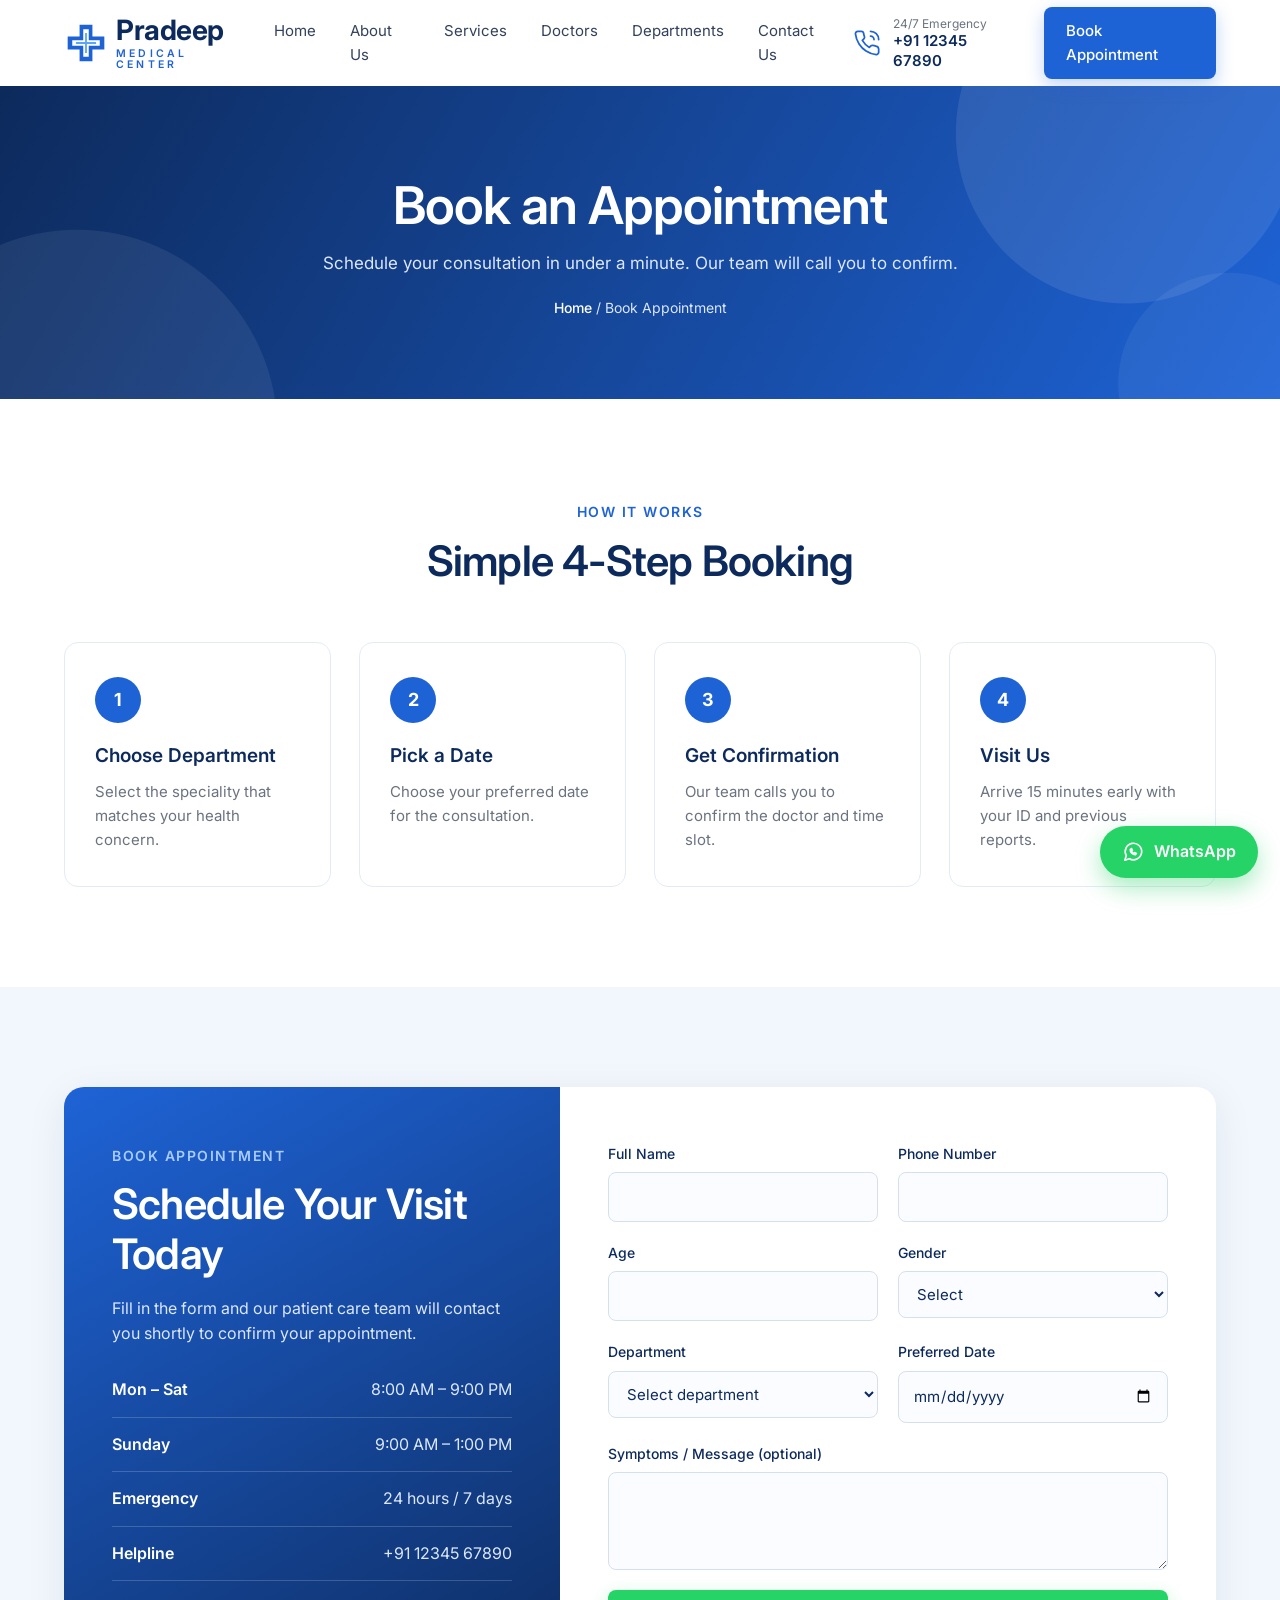
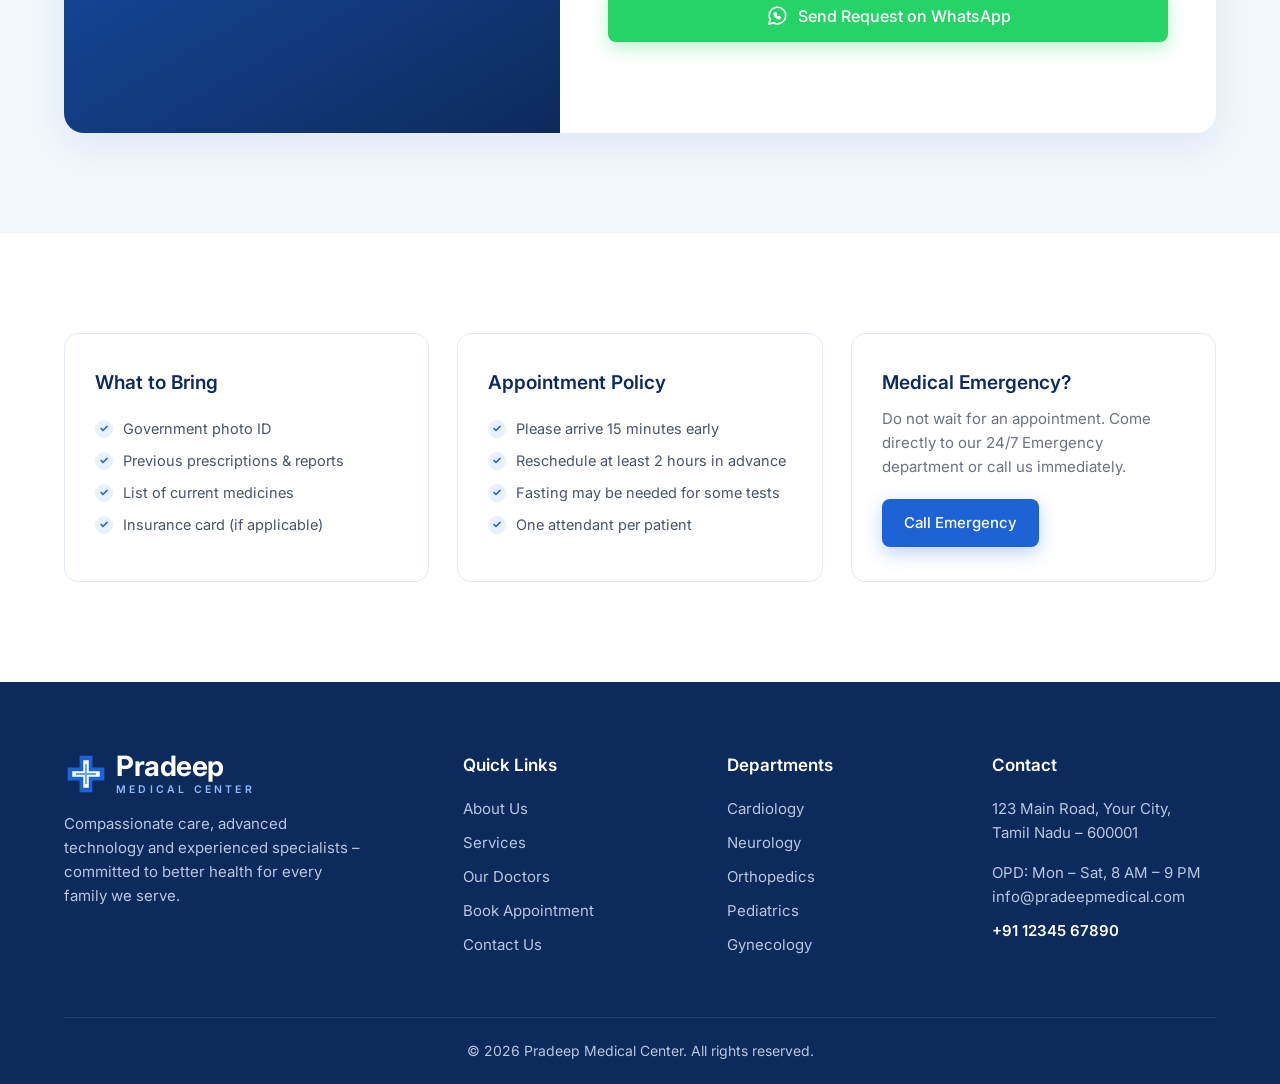
<file: appointment.html>
<!DOCTYPE html>
<html lang="en">
<head>
  <meta charset="UTF-8" />
  <meta name="viewport" content="width=device-width, initial-scale=1.0" />
  <title>Book Appointment | Pradeep Medical Center</title>
  <meta name="description" content="Book a doctor's appointment at Pradeep Medical Center online in a few simple steps." />
  <link rel="preconnect" href="https://fonts.googleapis.com" />
  <link rel="preconnect" href="https://fonts.gstatic.com" crossorigin />
  <link href="https://fonts.googleapis.com/css2?family=Inter:wght@400;500;600;700;800&display=swap" rel="stylesheet" />
  <link rel="stylesheet" href="styles.css" />
  <script>document.documentElement.classList.add('js')</script>
</head>
<body>

  <header class="header" id="header">
    <div class="container nav-wrap">
      <a href="index.html" class="logo" aria-label="Pradeep Medical Center home">
        <svg class="logo-icon" viewBox="0 0 48 48" aria-hidden="true">
          <path d="M17 4h14v13h13v14H31v13H17V31H4V17h13z" fill="#1e63d6"/>
          <path d="M21 9h6v12h12v6H27v12h-6V27H9v-6h12z" fill="#fff"/>
          <path d="M23 13h2v10h10v2H25v10h-2V25H13v-2h10z" fill="#5aa7f5"/>
        </svg>
        <span class="logo-text"><strong>Pradeep</strong><small>MEDICAL CENTER</small></span>
      </a>

      <nav class="nav" id="nav" aria-label="Main">
        <a href="index.html">Home</a>
        <a href="about.html">About Us</a>
        <a href="services.html">Services</a>
        <a href="doctors.html">Doctors</a>
        <a href="departments.html">Departments</a>
        <a href="contact.html">Contact Us</a>
        <a href="appointment.html" class="nav-cta">Book Appointment →</a>
      </nav>

      <div class="header-right">
        <a href="tel:+911234567890" class="emergency">
          <svg viewBox="0 0 24 24" aria-hidden="true"><path d="M22 16.9v3a2 2 0 0 1-2.2 2 19.8 19.8 0 0 1-8.6-3.1 19.5 19.5 0 0 1-6-6A19.8 19.8 0 0 1 2.1 4.2 2 2 0 0 1 4.1 2h3a2 2 0 0 1 2 1.7c.1.9.4 1.8.7 2.7a2 2 0 0 1-.5 2.1L8 9.8a16 16 0 0 0 6 6l1.3-1.3a2 2 0 0 1 2.1-.4c.9.3 1.8.6 2.7.7a2 2 0 0 1 1.7 2z"/><path d="M15 2a7 7 0 0 1 7 7M15 6a3 3 0 0 1 3 3"/></svg>
          <span><small>24/7 Emergency</small><b>+91 12345 67890</b></span>
        </a>
        <a href="appointment.html" class="btn btn-primary">Book Appointment</a>
        <button class="menu-toggle" id="menuToggle" aria-label="Open menu" aria-expanded="false" aria-controls="nav">
          <span></span><span></span><span></span>
        </button>
      </div>
    </div>
  </header>

  <main>
    <section class="page-banner">
      <div class="container">
        <h1>Book an Appointment</h1>
        <p>Schedule your consultation in under a minute. Our team will call you to confirm.</p>
        <div class="breadcrumb"><a href="index.html">Home</a> / Book Appointment</div>
      </div>
    </section>

    <!-- Steps -->
    <section class="section">
      <div class="container">
        <div class="section-head">
          <span class="eyebrow">How It Works</span>
          <h2>Simple 4-Step Booking</h2>
        </div>
        <div class="grid grid-4">
          <div class="card"><div class="step-num">1</div><h3>Choose Department</h3><p>Select the speciality that matches your health concern.</p></div>
          <div class="card"><div class="step-num">2</div><h3>Pick a Date</h3><p>Choose your preferred date for the consultation.</p></div>
          <div class="card"><div class="step-num">3</div><h3>Get Confirmation</h3><p>Our team calls you to confirm the doctor and time slot.</p></div>
          <div class="card"><div class="step-num">4</div><h3>Visit Us</h3><p>Arrive 15 minutes early with your ID and previous reports.</p></div>
        </div>
      </div>
    </section>

    <!-- Form -->
    <section class="section section-alt">
      <div class="container appt">
        <div class="appt-info">
          <span class="eyebrow light">Book Appointment</span>
          <h2>Schedule Your Visit Today</h2>
          <p>Fill in the form and our patient care team will contact you shortly to confirm your appointment.</p>
          <ul>
            <li><b>Mon – Sat</b><span>8:00 AM – 9:00 PM</span></li>
            <li><b>Sunday</b><span>9:00 AM – 1:00 PM</span></li>
            <li><b>Emergency</b><span>24 hours / 7 days</span></li>
            <li><b>Helpline</b><span><a href="tel:+911234567890">+91 12345 67890</a></span></li>
          </ul>
        </div>
        <form class="appt-form" data-wa="911234567890" data-wa-title="Appointment Request" data-success="Thank you, {name}! Please press Send in WhatsApp – we will confirm your appointment shortly.">
          <div class="field"><label for="name">Full Name</label><input id="name" name="name" required autocomplete="name" /></div>
          <div class="field"><label for="phone">Phone Number</label><input id="phone" name="phone" type="tel" required pattern="[0-9+\s\-]{8,15}" autocomplete="tel" /></div>
          <div class="field"><label for="age">Age</label><input id="age" name="age" type="number" min="0" max="120" required /></div>
          <div class="field"><label for="gender">Gender</label>
            <select id="gender" name="gender" required>
              <option value="">Select</option><option>Male</option><option>Female</option><option>Other</option>
            </select>
          </div>
          <div class="field"><label for="dept">Department</label>
            <select id="dept" name="dept" required>
              <option value="">Select department</option>
              <option>General Medicine</option><option>Cardiology</option><option>Neurology</option><option>Orthopedics</option>
              <option>Pediatrics</option><option>Gynecology</option><option>Ophthalmology</option><option>Dental Care</option>
            </select>
          </div>
          <div class="field"><label for="date">Preferred Date</label><input id="date" name="date" type="date" required /></div>
          <div class="field full"><label for="msg">Symptoms / Message (optional)</label><textarea id="msg" name="msg" rows="3"></textarea></div>
          <button type="submit" class="btn btn-wa btn-lg full">
            <svg viewBox="0 0 24 24" aria-hidden="true"><path d="M3 21l1.7-5A9 9 0 1 1 8 19.3z"/><path d="M9 9.5c0 3 2.5 5.5 5.5 5.5l1.2-1.4-2-1-1 1c-1-.4-1.9-1.3-2.3-2.3l1-1-1-2z"/></svg>
            Send Request on WhatsApp
          </button>
          <p class="form-note" role="status"></p>
        </form>
      </div>
    </section>

    <!-- Before your visit -->
    <section class="section">
      <div class="container grid grid-3">
        <article class="card">
          <h3>What to Bring</h3>
          <ul class="checklist sm">
            <li>Government photo ID</li>
            <li>Previous prescriptions &amp; reports</li>
            <li>List of current medicines</li>
            <li>Insurance card (if applicable)</li>
          </ul>
        </article>
        <article class="card">
          <h3>Appointment Policy</h3>
          <ul class="checklist sm">
            <li>Please arrive 15 minutes early</li>
            <li>Reschedule at least 2 hours in advance</li>
            <li>Fasting may be needed for some tests</li>
            <li>One attendant per patient</li>
          </ul>
        </article>
        <article class="card">
          <h3>Medical Emergency?</h3>
          <p>Do not wait for an appointment. Come directly to our 24/7 Emergency department or call us immediately.</p>
          <a href="tel:+911234567890" class="btn btn-primary mt" style="margin-top:20px">Call Emergency</a>
        </article>
      </div>
    </section>
  </main>

  <footer class="footer">
    <div class="container footer-grid">
      <div>
        <a href="index.html" class="logo logo-light">
          <svg class="logo-icon" viewBox="0 0 48 48" aria-hidden="true">
            <path d="M17 4h14v13h13v14H31v13H17V31H4V17h13z" fill="#1e63d6"/>
            <path d="M21 9h6v12h12v6H27v12h-6V27H9v-6h12z" fill="#fff"/>
            <path d="M23 13h2v10h10v2H25v10h-2V25H13v-2h10z" fill="#5aa7f5"/>
          </svg>
          <span class="logo-text"><strong>Pradeep</strong><small>MEDICAL CENTER</small></span>
        </a>
        <p>Compassionate care, advanced technology and experienced specialists – committed to better health for every family we serve.</p>
      </div>
      <div>
        <h4>Quick Links</h4>
        <a href="about.html">About Us</a>
        <a href="services.html">Services</a>
        <a href="doctors.html">Our Doctors</a>
        <a href="appointment.html">Book Appointment</a>
        <a href="contact.html">Contact Us</a>
      </div>
      <div>
        <h4>Departments</h4>
        <a href="departments.html#cardiology">Cardiology</a>
        <a href="departments.html#neurology">Neurology</a>
        <a href="departments.html#orthopedics">Orthopedics</a>
        <a href="departments.html#pediatrics">Pediatrics</a>
        <a href="departments.html#gynecology">Gynecology</a>
      </div>
      <div>
        <h4>Contact</h4>
        <p>123 Main Road, Your City,<br />Tamil Nadu – 600001</p>
        <p>OPD: Mon – Sat, 8 AM – 9 PM</p>
        <a href="mailto:info@pradeepmedical.com">info@pradeepmedical.com</a>
        <a href="tel:+911234567890" class="footer-phone">+91 12345 67890</a>
      </div>
    </div>
    <div class="container copyright">© <span id="year"></span> Pradeep Medical Center. All rights reserved.</div>
  </footer>

  <!-- shortcut: placeholder WhatsApp number 911234567890; replace everywhere (also data-wa on forms) -->
  <a href="https://wa.me/911234567890" class="wa-float" target="_blank" rel="noopener" aria-label="Chat on WhatsApp">
    <svg viewBox="0 0 24 24" aria-hidden="true"><path d="M3 21l1.7-5A9 9 0 1 1 8 19.3z"/><path d="M9 9.5c0 3 2.5 5.5 5.5 5.5l1.2-1.4-2-1-1 1c-1-.4-1.9-1.3-2.3-2.3l1-1-1-2z"/></svg>
    <span>WhatsApp</span>
  </a>

  <script src="script.js"></script>
</body>
</html>
</file>
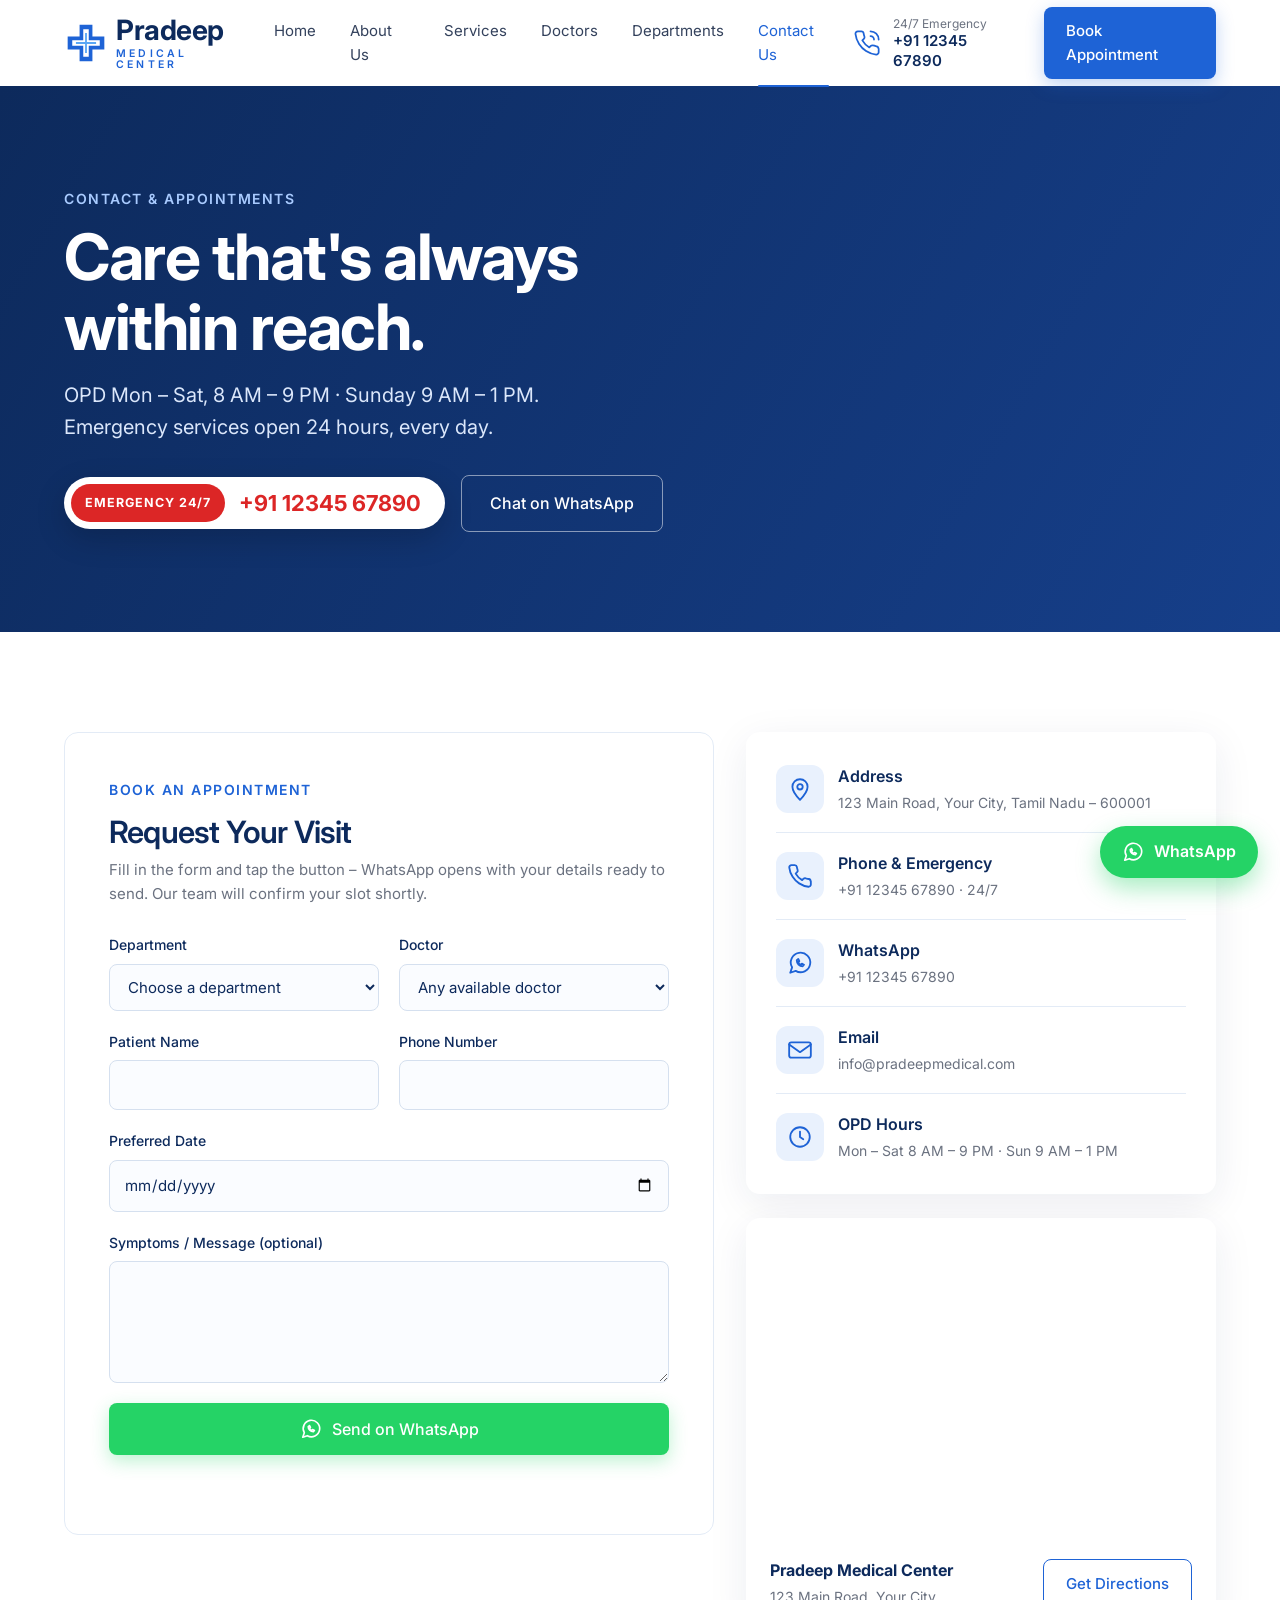
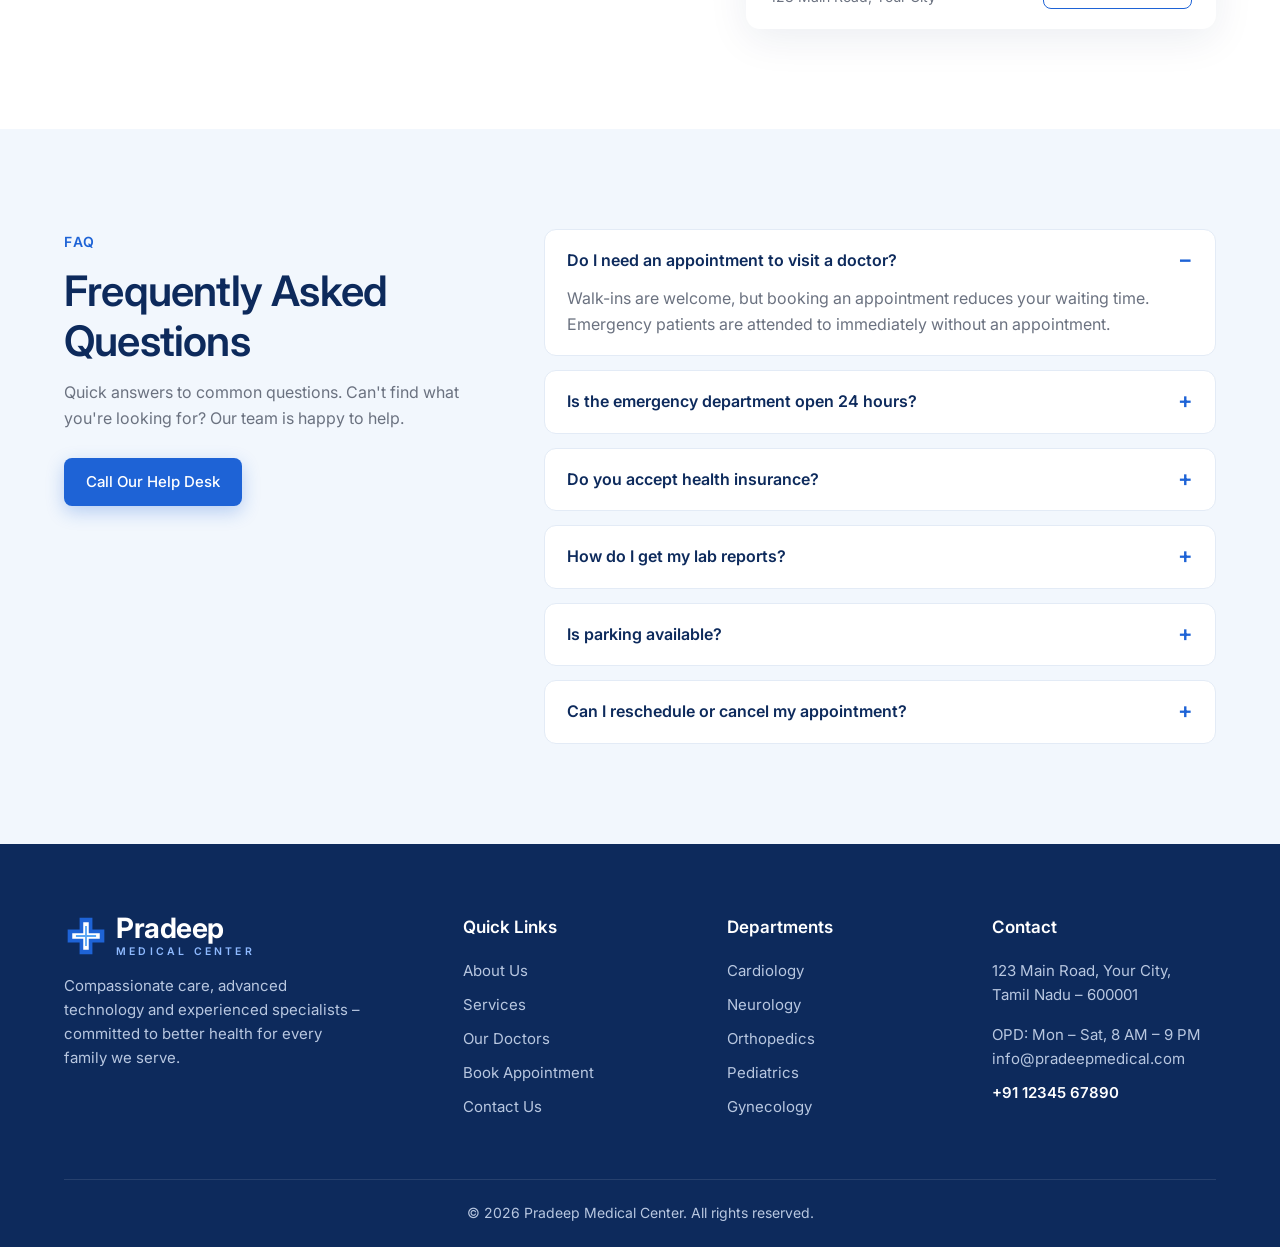
<file: contact.html>
<!DOCTYPE html>
<html lang="en">
<head>
  <meta charset="UTF-8" />
  <meta name="viewport" content="width=device-width, initial-scale=1.0" />
  <title>Contact Us | Pradeep Medical Center</title>
  <meta name="description" content="Contact Pradeep Medical Center – book an appointment on WhatsApp, call our 24/7 emergency line, get directions and find answers to common questions." />
  <link rel="preconnect" href="https://fonts.googleapis.com" />
  <link rel="preconnect" href="https://fonts.gstatic.com" crossorigin />
  <link href="https://fonts.googleapis.com/css2?family=Inter:wght@400;500;600;700;800&display=swap" rel="stylesheet" />
  <link rel="stylesheet" href="styles.css" />
  <script>document.documentElement.classList.add('js')</script>
</head>
<body>

  <header class="header" id="header">
    <div class="container nav-wrap">
      <a href="index.html" class="logo" aria-label="Pradeep Medical Center home">
        <svg class="logo-icon" viewBox="0 0 48 48" aria-hidden="true">
          <path d="M17 4h14v13h13v14H31v13H17V31H4V17h13z" fill="#1e63d6"/>
          <path d="M21 9h6v12h12v6H27v12h-6V27H9v-6h12z" fill="#fff"/>
          <path d="M23 13h2v10h10v2H25v10h-2V25H13v-2h10z" fill="#5aa7f5"/>
        </svg>
        <span class="logo-text"><strong>Pradeep</strong><small>MEDICAL CENTER</small></span>
      </a>

      <nav class="nav" id="nav" aria-label="Main">
        <a href="index.html">Home</a>
        <a href="about.html">About Us</a>
        <a href="services.html">Services</a>
        <a href="doctors.html">Doctors</a>
        <a href="departments.html">Departments</a>
        <a href="contact.html">Contact Us</a>
        <a href="appointment.html" class="nav-cta">Book Appointment →</a>
      </nav>

      <div class="header-right">
        <a href="tel:+911234567890" class="emergency">
          <svg viewBox="0 0 24 24" aria-hidden="true"><path d="M22 16.9v3a2 2 0 0 1-2.2 2 19.8 19.8 0 0 1-8.6-3.1 19.5 19.5 0 0 1-6-6A19.8 19.8 0 0 1 2.1 4.2 2 2 0 0 1 4.1 2h3a2 2 0 0 1 2 1.7c.1.9.4 1.8.7 2.7a2 2 0 0 1-.5 2.1L8 9.8a16 16 0 0 0 6 6l1.3-1.3a2 2 0 0 1 2.1-.4c.9.3 1.8.6 2.7.7a2 2 0 0 1 1.7 2z"/><path d="M15 2a7 7 0 0 1 7 7M15 6a3 3 0 0 1 3 3"/></svg>
          <span><small>24/7 Emergency</small><b>+91 12345 67890</b></span>
        </a>
        <a href="appointment.html" class="btn btn-primary">Book Appointment</a>
        <button class="menu-toggle" id="menuToggle" aria-label="Open menu" aria-expanded="false" aria-controls="nav">
          <span></span><span></span><span></span>
        </button>
      </div>
    </div>
  </header>

  <main>
    <!-- Hero -->
    <section class="contact-hero">
      <div class="contact-hero-img" aria-hidden="true"></div>
      <div class="container">
        <span class="eyebrow light">Contact &amp; Appointments</span>
        <h1>Care that's always<br />within reach.</h1>
        <p>OPD Mon – Sat, 8 AM – 9 PM · Sunday 9 AM – 1 PM.<br />Emergency services open 24 hours, every day.</p>
        <div class="hero-cta">
          <a href="tel:+911234567890" class="emergency-pill"><span>EMERGENCY 24/7</span><b>+91 12345 67890</b></a>
          <a href="https://wa.me/911234567890" target="_blank" rel="noopener" class="btn btn-ghost btn-lg">Chat on WhatsApp</a>
        </div>
      </div>
    </section>

    <!-- Booking form + contact info -->
    <section class="section">
      <div class="container contact">
        <div class="card form-card">
          <span class="eyebrow">Book an Appointment</span>
          <h2>Request Your Visit</h2>
          <p>Fill in the form and tap the button – WhatsApp opens with your details ready to send. Our team will confirm your slot shortly.</p>
          <form class="appt-form" data-wa="911234567890" data-wa-title="Appointment Request" data-success="Thank you, {name}! Please press Send in WhatsApp – we will confirm your appointment shortly.">
            <div class="field"><label for="dept">Department</label>
              <select id="dept" name="dept" required>
                <option value="">Choose a department</option>
                <option>General Medicine</option><option>Cardiology</option><option>Neurology</option><option>Orthopedics</option>
                <option>Pediatrics</option><option>Gynecology</option><option>Ophthalmology</option><option>Dental Care</option>
              </select>
            </div>
            <div class="field"><label for="doctor">Doctor</label>
              <select id="doctor" name="doctor">
                <option value="">Any available doctor</option>
                <option data-dept="General Medicine">Dr. Pradeep Kumar</option>
                <option data-dept="Cardiology">Dr. Arjun Rao</option>
                <option data-dept="Neurology">Dr. Anitha Suresh</option>
                <option data-dept="Orthopedics">Dr. Karthik Raman</option>
                <option data-dept="Pediatrics">Dr. Meena Iyer</option>
                <option data-dept="Gynecology">Dr. Priya Sharma</option>
                <option data-dept="Ophthalmology">Dr. Vikram Nair</option>
                <option data-dept="Dental Care">Dr. Divya Menon</option>
              </select>
            </div>
            <div class="field"><label for="name">Patient Name</label><input id="name" name="name" required autocomplete="name" /></div>
            <div class="field"><label for="phone">Phone Number</label><input id="phone" name="phone" type="tel" required pattern="[0-9+\s\-]{8,15}" autocomplete="tel" /></div>
            <div class="field full"><label for="date">Preferred Date</label><input id="date" name="date" type="date" required /></div>
            <div class="field full"><label for="msg">Symptoms / Message (optional)</label><textarea id="msg" name="msg" rows="4"></textarea></div>
            <button type="submit" class="btn btn-wa btn-lg full">
              <svg viewBox="0 0 24 24" aria-hidden="true"><path d="M3 21l1.7-5A9 9 0 1 1 8 19.3z"/><path d="M9 9.5c0 3 2.5 5.5 5.5 5.5l1.2-1.4-2-1-1 1c-1-.4-1.9-1.3-2.3-2.3l1-1-1-2z"/></svg>
              Send on WhatsApp
            </button>
            <p class="form-note" role="status"></p>
          </form>
        </div>

        <div class="side-stack">
          <div class="info-card">
            <div class="icon-item">
              <svg viewBox="0 0 24 24" aria-hidden="true"><path d="M12 22s-7-7-7-12a7 7 0 0 1 14 0c0 5-7 12-7 12z"/><circle cx="12" cy="10" r="2.5"/></svg>
              <div><h3>Address</h3><p>123 Main Road, Your City, Tamil Nadu – 600001</p></div>
            </div>
            <div class="icon-item">
              <svg viewBox="0 0 24 24" aria-hidden="true"><path d="M22 16.9v3a2 2 0 0 1-2.2 2 19.8 19.8 0 0 1-8.6-3.1 19.5 19.5 0 0 1-6-6A19.8 19.8 0 0 1 2.1 4.2 2 2 0 0 1 4.1 2h3a2 2 0 0 1 2 1.7c.1.9.4 1.8.7 2.7a2 2 0 0 1-.5 2.1L8 9.8a16 16 0 0 0 6 6l1.3-1.3a2 2 0 0 1 2.1-.4c.9.3 1.8.6 2.7.7a2 2 0 0 1 1.7 2z"/></svg>
              <div><h3>Phone &amp; Emergency</h3><p><a href="tel:+911234567890">+91 12345 67890</a> · 24/7</p></div>
            </div>
            <div class="icon-item">
              <svg viewBox="0 0 24 24" aria-hidden="true"><path d="M3 21l1.7-5A9 9 0 1 1 8 19.3z"/><path d="M9 9.5c0 3 2.5 5.5 5.5 5.5l1.2-1.4-2-1-1 1c-1-.4-1.9-1.3-2.3-2.3l1-1-1-2z"/></svg>
              <div><h3>WhatsApp</h3><p><a href="https://wa.me/911234567890" target="_blank" rel="noopener">+91 12345 67890</a></p></div>
            </div>
            <div class="icon-item">
              <svg viewBox="0 0 24 24" aria-hidden="true"><rect x="2" y="5" width="20" height="14" rx="2"/><path d="M2 7l10 7 10-7"/></svg>
              <div><h3>Email</h3><p><a href="mailto:info@pradeepmedical.com">info@pradeepmedical.com</a></p></div>
            </div>
            <div class="icon-item">
              <svg viewBox="0 0 24 24" aria-hidden="true"><circle cx="12" cy="12" r="9"/><path d="M12 7v5l3 2"/></svg>
              <div><h3>OPD Hours</h3><p>Mon – Sat 8 AM – 9 PM · Sun 9 AM – 1 PM</p></div>
            </div>
          </div>
          <div class="map-card">
            <iframe class="map" title="Pradeep Medical Center location" loading="lazy" src="https://www.google.com/maps?q=Chennai&output=embed"></iframe>
            <div class="map-foot">
              <div><b>Pradeep Medical Center</b><span>123 Main Road, Your City</span></div>
              <a href="https://www.google.com/maps/dir/?api=1&amp;destination=Chennai" target="_blank" rel="noopener" class="btn btn-outline">Get Directions</a>
            </div>
          </div>
        </div>
      </div>
    </section>

    <!-- FAQ -->
    <section class="section section-alt">
      <div class="container faq-wrap">
        <div>
          <span class="eyebrow">FAQ</span>
          <h2>Frequently Asked Questions</h2>
          <p>Quick answers to common questions. Can't find what you're looking for? Our team is happy to help.</p>
          <a href="tel:+911234567890" class="btn btn-primary">Call Our Help Desk</a>
        </div>
        <div class="faq">
          <details open><summary>Do I need an appointment to visit a doctor?</summary><p>Walk-ins are welcome, but booking an appointment reduces your waiting time. Emergency patients are attended to immediately without an appointment.</p></details>
          <details><summary>Is the emergency department open 24 hours?</summary><p>Yes. Our emergency department, pharmacy and ambulance service are available 24 hours a day, 7 days a week.</p></details>
          <details><summary>Do you accept health insurance?</summary><p>Yes. We offer cashless treatment with leading insurance companies and TPAs. Please contact our insurance desk with your policy details for assistance.</p></details>
          <details><summary>How do I get my lab reports?</summary><p>Reports can be collected from the lab counter, or shared on WhatsApp / email on request. Most routine reports are ready the same day.</p></details>
          <details><summary>Is parking available?</summary><p>Yes, free parking is available for patients and visitors within the premises.</p></details>
          <details><summary>Can I reschedule or cancel my appointment?</summary><p>Yes. Please call us at least 2 hours before your appointment time to reschedule or cancel.</p></details>
        </div>
      </div>
    </section>
  </main>

  <footer class="footer">
    <div class="container footer-grid">
      <div>
        <a href="index.html" class="logo logo-light">
          <svg class="logo-icon" viewBox="0 0 48 48" aria-hidden="true">
            <path d="M17 4h14v13h13v14H31v13H17V31H4V17h13z" fill="#1e63d6"/>
            <path d="M21 9h6v12h12v6H27v12h-6V27H9v-6h12z" fill="#fff"/>
            <path d="M23 13h2v10h10v2H25v10h-2V25H13v-2h10z" fill="#5aa7f5"/>
          </svg>
          <span class="logo-text"><strong>Pradeep</strong><small>MEDICAL CENTER</small></span>
        </a>
        <p>Compassionate care, advanced technology and experienced specialists – committed to better health for every family we serve.</p>
      </div>
      <div>
        <h4>Quick Links</h4>
        <a href="about.html">About Us</a>
        <a href="services.html">Services</a>
        <a href="doctors.html">Our Doctors</a>
        <a href="appointment.html">Book Appointment</a>
        <a href="contact.html">Contact Us</a>
      </div>
      <div>
        <h4>Departments</h4>
        <a href="departments.html#cardiology">Cardiology</a>
        <a href="departments.html#neurology">Neurology</a>
        <a href="departments.html#orthopedics">Orthopedics</a>
        <a href="departments.html#pediatrics">Pediatrics</a>
        <a href="departments.html#gynecology">Gynecology</a>
      </div>
      <div>
        <h4>Contact</h4>
        <p>123 Main Road, Your City,<br />Tamil Nadu – 600001</p>
        <p>OPD: Mon – Sat, 8 AM – 9 PM</p>
        <a href="mailto:info@pradeepmedical.com">info@pradeepmedical.com</a>
        <a href="tel:+911234567890" class="footer-phone">+91 12345 67890</a>
      </div>
    </div>
    <div class="container copyright">© <span id="year"></span> Pradeep Medical Center. All rights reserved.</div>
  </footer>

  <!-- shortcut: placeholder WhatsApp number 911234567890; replace everywhere (also data-wa on forms) -->
  <a href="https://wa.me/911234567890" class="wa-float" target="_blank" rel="noopener" aria-label="Chat on WhatsApp">
    <svg viewBox="0 0 24 24" aria-hidden="true"><path d="M3 21l1.7-5A9 9 0 1 1 8 19.3z"/><path d="M9 9.5c0 3 2.5 5.5 5.5 5.5l1.2-1.4-2-1-1 1c-1-.4-1.9-1.3-2.3-2.3l1-1-1-2z"/></svg>
    <span>WhatsApp</span>
  </a>

  <script src="script.js"></script>
</body>
</html>
</file>
<file: styles.css>
:root {
  --primary: #1e63d6;
  --primary-dark: #1551b5;
  --navy: #0d2a5c;
  --text: #4a5568;
  --muted: #6b7280;
  --bg: #ffffff;
  --bg-soft: #f2f7fd;
  --line: #e3ebf6;
  --radius: 14px;
  --shadow: 0 10px 40px rgba(13, 42, 92, 0.08);
}

* { box-sizing: border-box; margin: 0; padding: 0; }
html { scroll-behavior: smooth; scroll-padding-top: 90px; }
body { font-family: "Inter", system-ui, sans-serif; color: var(--text); background: var(--bg); line-height: 1.6; }
img { max-width: 100%; display: block; }
a { color: inherit; text-decoration: none; }
svg { flex-shrink: 0; }
.container { width: min(1600px, 90%); margin-inline: auto; }
.logo:focus:not(:focus-visible) { outline: none; }

/* ---------- Buttons ---------- */
.btn {
  display: inline-flex; align-items: center; justify-content: center; gap: 10px;
  padding: 12px 22px; border-radius: 8px; font-weight: 500; font-size: 15px;
  border: 0; cursor: pointer; transition: background .2s, transform .2s, box-shadow .2s;
  font-family: inherit;
}
.btn-primary { background: var(--primary); color: #fff; box-shadow: 0 6px 18px rgba(30, 99, 214, .28); }
.btn-primary:hover { background: var(--primary-dark); transform: translateY(-1px); }
.btn-lg { padding: 15px 28px; font-size: 16px; }
.btn svg { width: 22px; height: 22px; fill: none; stroke: currentColor; stroke-width: 1.6; stroke-linecap: round; stroke-linejoin: round; }

/* ---------- Header ---------- */
.header { position: sticky; top: 0; z-index: 50; background: rgba(255,255,255,.96); backdrop-filter: blur(8px); transition: box-shadow .2s; }
.header.scrolled { box-shadow: 0 4px 20px rgba(13, 42, 92, .08); }
.nav-wrap { display: flex; align-items: center; justify-content: space-between; gap: 24px; height: 86px; }

.logo { display: flex; align-items: center; gap: 8px; }
.logo-icon { width: 44px; height: 44px; }
.logo-text { display: flex; flex-direction: column; line-height: 1; }
.logo-text strong { font-size: 28px; font-weight: 700; color: var(--navy); letter-spacing: -.5px; }
.logo-text small { font-size: 10.5px; font-weight: 600; letter-spacing: 3.2px; color: var(--primary); margin-top: 5px; }

.nav { display: flex; gap: 34px; }
.nav a { position: relative; font-size: 15px; color: #33415c; padding: 6px 0; transition: color .2s; }
.nav a:hover, .nav a.active { color: var(--primary); }
.nav a.active::after { content: ""; position: absolute; left: 0; right: 0; bottom: -14px; height: 2px; background: var(--primary); border-radius: 2px; }

.header-right { display: flex; align-items: center; gap: 28px; }
.emergency { display: flex; align-items: center; gap: 12px; }
.emergency svg { width: 28px; height: 28px; fill: none; stroke: var(--primary); stroke-width: 1.5; stroke-linecap: round; stroke-linejoin: round; }
.emergency span { display: flex; flex-direction: column; line-height: 1.3; }
.emergency small { font-size: 12px; color: var(--muted); }
.emergency b { font-size: 15px; font-weight: 600; color: var(--navy); }

.menu-toggle { display: none; background: none; border: 0; width: 40px; height: 40px; cursor: pointer; flex-direction: column; justify-content: center; gap: 5px; padding: 8px; }
.menu-toggle span { height: 2px; background: var(--navy); border-radius: 2px; transition: .3s; }
.menu-toggle[aria-expanded="true"] span:nth-child(1) { transform: translateY(7px) rotate(45deg); }
.menu-toggle[aria-expanded="true"] span:nth-child(2) { opacity: 0; }
.menu-toggle[aria-expanded="true"] span:nth-child(3) { transform: translateY(-7px) rotate(-45deg); }

/* ---------- Hero ---------- */
.hero { position: relative; background: var(--bg-soft); padding: 90px 0 40px; overflow: hidden; }
.hero-bg {
  position: absolute; top: 0; right: 0; bottom: 0; width: 70%;
  /* shortcut: rebranded reference render; swap for a real photo of your building when you have one */
  background: url("images/hero.jpg") center 65% / cover no-repeat, linear-gradient(135deg, #cfe2fb, #eaf3fd);
  -webkit-mask-image: linear-gradient(to right, transparent 0%, #000 30%);
          mask-image: linear-gradient(to right, transparent 0%, #000 30%);
}
.hero-bg::after { content: ""; position: absolute; inset: auto 0 0 0; height: 30%; background: linear-gradient(to top, var(--bg-soft), transparent); }
.hero-content { position: relative; z-index: 1; min-height: 420px; }
.hero h1 { font-size: clamp(42px, 6vw, 72px); line-height: 1.12; font-weight: 600; color: var(--navy); letter-spacing: -1.5px; }
.hero-content > p { margin-top: 22px; font-size: clamp(17px, 1.7vw, 20px); color: #4a5568; line-height: 1.6; }
.hero-actions { display: flex; align-items: center; flex-wrap: wrap; gap: 30px; margin-top: 38px; }
.btn-video { display: inline-flex; align-items: center; gap: 10px; font-weight: 500; color: var(--primary-dark); font-size: 16px; }
.btn-video svg { width: 30px; height: 30px; fill: none; stroke: currentColor; stroke-width: 1.6; }
.btn-video:hover { color: var(--navy); }

/* Feature strip */
.features {
  position: relative; z-index: 2; margin-top: 70px;
  display: grid; grid-template-columns: repeat(4, 1fr);
  background: rgba(255,255,255,.97); border-radius: 16px; box-shadow: var(--shadow); padding: 28px 10px;
}
.feature { display: flex; gap: 18px; padding: 6px 28px; border-left: 1px solid var(--line); }
.feature:first-child { border-left: 0; }
.feature svg { width: 56px; height: 56px; fill: none; stroke: var(--primary); stroke-width: 1.6; stroke-linecap: round; stroke-linejoin: round; }
.feature h3 { font-size: 17px; font-weight: 600; color: var(--navy); margin-bottom: 6px; }
.feature p { font-size: 13.5px; color: var(--muted); line-height: 1.6; }

/* ---------- Sections ---------- */
.section { padding: 100px 0; }
.section-alt { background: var(--bg-soft); }
.section-head { text-align: center; max-width: 760px; margin: 0 auto 56px; }
.eyebrow { display: inline-block; font-size: 14px; font-weight: 600; color: var(--primary); text-transform: uppercase; letter-spacing: 1.5px; margin-bottom: 12px; }
.eyebrow.light { color: #a9cbff; }
h2 { font-size: clamp(30px, 3.6vw, 42px); line-height: 1.2; font-weight: 600; color: var(--navy); letter-spacing: -.8px; }
.section-head p { margin-top: 14px; font-size: 17px; color: var(--muted); }

.grid { display: grid; gap: 28px; }
.grid-3 { grid-template-columns: repeat(3, 1fr); }
.grid-4 { grid-template-columns: repeat(4, 1fr); }

.card { background: #fff; border: 1px solid var(--line); border-radius: var(--radius); padding: 34px 30px; transition: transform .25s, box-shadow .25s, border-color .25s; }
.card:hover { transform: translateY(-4px); box-shadow: var(--shadow); border-color: transparent; }
.card > svg { width: 52px; height: 52px; fill: none; stroke: var(--primary); stroke-width: 1.6; stroke-linecap: round; stroke-linejoin: round; padding: 10px; background: #e9f1fd; border-radius: 12px; box-sizing: content-box; margin-bottom: 20px; }
.card h3 { font-size: 19px; font-weight: 600; color: var(--navy); margin-bottom: 8px; }
.card p { font-size: 15px; color: var(--muted); }

/* About */
.about { display: grid; grid-template-columns: 1fr 1fr; gap: 70px; align-items: center; }
.about-img { position: relative; }
.about-img img { border-radius: 20px; aspect-ratio: 5 / 4; object-fit: cover; width: 100%; box-shadow: var(--shadow); }
.exp-badge { position: absolute; right: -20px; bottom: -24px; background: var(--primary); color: #fff; border-radius: 16px; padding: 20px 26px; display: flex; align-items: center; gap: 14px; box-shadow: 0 12px 30px rgba(30, 99, 214, .35); }
.exp-badge b { font-size: 40px; font-weight: 700; line-height: 1; }
.exp-badge span { font-size: 14px; line-height: 1.3; }
.lead { margin: 18px 0 24px; font-size: 17px; }
.checklist { list-style: none; display: grid; gap: 12px; }
.checklist li { position: relative; padding-left: 34px; color: #33415c; font-weight: 500; }
.checklist li::before { content: "✓"; position: absolute; left: 0; top: 1px; width: 22px; height: 22px; border-radius: 50%; background: #e9f1fd; color: var(--primary); font-size: 13px; font-weight: 700; display: grid; place-items: center; }
.stats { display: flex; gap: 40px; margin-top: 34px; padding-top: 28px; border-top: 1px solid var(--line); }
.stats b { display: block; font-size: 32px; font-weight: 700; color: var(--primary); line-height: 1.1; }
.stats span { font-size: 14px; color: var(--muted); }

/* Departments */
.dept { display: flex; flex-direction: column; align-items: center; gap: 14px; padding: 32px 16px; border: 1px solid var(--line); border-radius: var(--radius); background: #fff; transition: .25s; text-align: center; }
.dept svg { width: 48px; height: 48px; fill: none; stroke: var(--primary); stroke-width: 1.6; stroke-linecap: round; stroke-linejoin: round; transition: stroke .25s; }
.dept span { font-weight: 600; color: var(--navy); }
.dept:hover { background: var(--primary); border-color: var(--primary); transform: translateY(-4px); box-shadow: 0 12px 30px rgba(30, 99, 214, .25); }
.dept:hover svg { stroke: #fff; }
.dept:hover span { color: #fff; }

/* Doctors */
.doctor { background: #fff; border-radius: var(--radius); overflow: hidden; box-shadow: 0 4px 20px rgba(13, 42, 92, .05); transition: .25s; }
.doctor:hover { transform: translateY(-4px); box-shadow: var(--shadow); }
.doctor img { aspect-ratio: 4 / 4.4; object-fit: cover; width: 100%; background: #e9f1fd; }
.doctor-info { padding: 20px 22px; }
.doctor-info h3 { font-size: 18px; font-weight: 600; color: var(--navy); }
.doctor-info span { font-size: 14px; color: var(--primary); }

/* Appointment */
.appt { display: grid; grid-template-columns: 1fr 1.3fr; gap: 0; border-radius: 20px; overflow: hidden; box-shadow: var(--shadow); }
.appt-info { background: linear-gradient(150deg, var(--primary), var(--navy)); color: #dbe7fb; padding: 56px 48px; }
.appt-info h2 { color: #fff; }
.appt-info p { margin: 16px 0 30px; }
.appt-info ul { list-style: none; display: grid; gap: 14px; }
.appt-info li { display: flex; justify-content: space-between; gap: 16px; padding-bottom: 14px; border-bottom: 1px solid rgba(255,255,255,.18); }
.appt-info li b { color: #fff; font-weight: 600; }
.appt-form { background: #fff; padding: 56px 48px; display: grid; grid-template-columns: 1fr 1fr; gap: 20px; align-content: start; }
.field { display: flex; flex-direction: column; gap: 7px; }
.field.full, .appt-form .full { grid-column: 1 / -1; }
.field label { font-size: 14px; font-weight: 500; color: var(--navy); }
.field input, .field select, .field textarea {
  font: inherit; font-size: 15px; color: var(--navy); padding: 12px 14px;
  border: 1px solid #d5e0ef; border-radius: 8px; background: #fafcff; transition: border-color .2s, box-shadow .2s;
}
.field input:focus, .field select:focus, .field textarea:focus { outline: none; border-color: var(--primary); box-shadow: 0 0 0 3px rgba(30, 99, 214, .15); }
.form-note { grid-column: 1 / -1; font-size: 15px; font-weight: 500; color: #15803d; min-height: 1em; }

/* Contact */
.contact { display: grid; grid-template-columns: 1.25fr 1fr; gap: 32px; align-items: start; }
.feature a:hover { color: var(--primary); }
.form-card { padding: 44px; }
.form-card:hover { transform: none; }
.form-card h2 { font-size: clamp(26px, 2.4vw, 32px); }
.form-card > p { margin: 8px 0 28px; color: var(--muted); }
.form-card .appt-form { padding: 0; background: none; }
.side-stack { display: grid; gap: 24px; }
.map-card { background: #fff; border-radius: var(--radius); overflow: hidden; box-shadow: var(--shadow); }
.map { display: block; width: 100%; height: 320px; border: 0; }
.map-card .map-foot { display: flex; justify-content: space-between; align-items: center; gap: 16px; flex-wrap: wrap; padding: 20px 24px; }
.map-foot b { display: block; color: var(--navy); }
.map-foot span { font-size: 14px; color: var(--muted); }
.emergency-box { background: linear-gradient(120deg, var(--primary), var(--navy)); color: #dbe7fb; border-radius: var(--radius); padding: 30px; display: flex; gap: 20px; align-items: center; }
.emergency-box svg { width: 30px; height: 30px; padding: 14px; box-sizing: content-box; background: rgba(255,255,255,.14); border-radius: 50%; fill: none; stroke: #fff; stroke-width: 1.6; stroke-linecap: round; stroke-linejoin: round; }
.emergency-box h3 { color: #fff; font-size: 18px; font-weight: 600; }
.emergency-box a { display: inline-block; color: #fff; font-size: 24px; font-weight: 700; margin-top: 2px; }
/* Contact hero */
.contact-hero { position: relative; overflow: hidden; background: linear-gradient(120deg, var(--navy), #163f8a); color: #dbe7fb; padding: 100px 0; }
.contact-hero-img {
  position: absolute; top: 0; right: 0; bottom: 0; width: 55%;
  background: url("https://images.unsplash.com/photo-1612349317150-e413f6a5b16d?auto=format&fit=crop&crop=faces&w=1300&h=900&q=80") center 25% / cover;
  -webkit-mask-image: linear-gradient(to right, transparent, #000 45%);
          mask-image: linear-gradient(to right, transparent, #000 45%);
}
.contact-hero .container { position: relative; }
.contact-hero h1 { color: #fff; font-size: clamp(38px, 5vw, 64px); line-height: 1.08; font-weight: 700; letter-spacing: -1.5px; max-width: 640px; }
.contact-hero p { font-size: clamp(17px, 1.6vw, 20px); margin: 18px 0 32px; max-width: 540px; }
.hero-cta { display: flex; flex-wrap: wrap; gap: 16px; align-items: center; }
.emergency-pill { display: inline-flex; align-items: center; gap: 14px; background: #fff; border-radius: 50px; padding: 7px 24px 7px 7px; box-shadow: 0 10px 30px rgba(0,0,0,.18); }
.emergency-pill span { background: #dc2626; color: #fff; font-size: 12.5px; font-weight: 700; letter-spacing: 1px; padding: 9px 14px; border-radius: 30px; }
.emergency-pill b { color: #dc2626; font-size: 22px; font-weight: 700; }
.btn-wa { background: #25d366; color: #fff; box-shadow: 0 6px 18px rgba(37, 211, 102, .3); }
.btn-wa:hover { background: #1ebe5a; }
.btn-ghost { color: #fff; border: 1px solid rgba(255,255,255,.5); }
.btn-ghost:hover { background: rgba(255,255,255,.1); }
.info-card { background: #fff; border-radius: var(--radius); box-shadow: var(--shadow); padding: 14px 30px; }
.info-card .icon-item { padding: 18px 0; border-bottom: 1px solid var(--line); align-items: center; }
.info-card .icon-item:last-child { border-bottom: 0; }
.info-card a:hover { color: var(--primary); }

/* Photo hero (Services) */
.contact-hero.photo-hero {
  padding: 120px 0 160px;
  background: linear-gradient(90deg, rgba(13, 42, 92, .95) 0%, rgba(13, 42, 92, .82) 42%, rgba(13, 42, 92, .3) 100%),
    url("https://images.unsplash.com/photo-1551076805-e1869033e561?auto=format&fit=crop&w=1800&q=75") center / cover;
}

/* Alternating service rows */
.svc-rows { display: grid; gap: 40px; }
.svc-row { display: grid; grid-template-columns: 1.2fr 1fr; background: #fff; border: 1px solid var(--line); border-radius: 20px; overflow: hidden; box-shadow: 0 4px 24px rgba(13, 42, 92, .05); }
.svc-row:nth-child(even) .svc-row-img { order: 2; }
.svc-row-img { position: relative; overflow: hidden; min-height: 400px; background: #e9f1fd; }
.svc-row-img img { position: absolute; inset: 0; width: 100%; height: 100%; object-fit: cover; transition: transform .9s ease; }
.svc-row:hover .svc-row-img img { transform: scale(1.06); }
.svc-row-body { padding: 52px 48px; display: flex; flex-direction: column; justify-content: center; }
.num-badge { width: 46px; height: 46px; border-radius: 50%; background: #e9f1fd; color: var(--primary); font-weight: 700; display: grid; place-items: center; margin-bottom: 18px; }
.svc-row-body h2 { font-size: clamp(26px, 2.6vw, 36px); }
.svc-row-body > p { margin: 12px 0 22px; }
.svc-row-body .checklist { grid-template-columns: 1fr 1fr; gap: 10px 20px; margin-bottom: 28px; }
.svc-row-body .btn { align-self: flex-start; }

/* Animations: scroll reveal + hero entrance (only when JS runs) */
.js .reveal { opacity: 0; transform: translateY(36px); transition: opacity .8s ease, transform .8s cubic-bezier(.2, .7, .2, 1); transition-delay: var(--d, 0s); }
.js .reveal.in { opacity: 1; transform: none; }
/* Page fade in / out (opacity only, so fixed/sticky elements keep working) */
body { animation: pageIn .6s ease both; }
body.leaving { opacity: 0; transition: opacity .25s ease; }
@keyframes pageIn { from { opacity: 0; } }
/* Banner entrance on every page */
.hero-content > *, .page-banner .container > *, .contact-hero .container > * { animation: fadeUp .9s cubic-bezier(.2, .7, .2, 1) both; }
.hero-content > :nth-child(2), .page-banner .container > :nth-child(2), .contact-hero .container > :nth-child(2) { animation-delay: .12s; }
.hero-content > :nth-child(3), .page-banner .container > :nth-child(3), .contact-hero .container > :nth-child(3) { animation-delay: .24s; }
.hero-content > :nth-child(4), .contact-hero .container > :nth-child(4) { animation-delay: .36s; }
.features { animation: fadeUp .9s .45s cubic-bezier(.2, .7, .2, 1) both; }
.hero-bg { animation: heroZoom 2.2s cubic-bezier(.2, .7, .2, 1) both; }
@keyframes heroZoom { from { transform: scale(1.08); opacity: .3; } }
/* Header shrinks a little on scroll */
.nav-wrap { transition: height .3s ease; }
.header.scrolled .nav-wrap { height: 72px; }
@keyframes fadeUp { from { opacity: 0; transform: translateY(26px); } to { opacity: 1; transform: none; } }
@media (prefers-reduced-motion: reduce) {
  *, *::before, *::after { animation: none !important; transition: none !important; }
  .js .reveal { opacity: 1; transform: none; }
}

/* Floating WhatsApp button (all pages) */
.wa-float { position: fixed; right: 22px; bottom: 22px; z-index: 60; display: flex; align-items: center; gap: 10px; background: #25d366; color: #fff; font-weight: 600; padding: 13px 22px; border-radius: 50px; box-shadow: 0 10px 25px rgba(37, 211, 102, .4); transition: transform .2s; }
.wa-float:hover { transform: translateY(-2px); }
.wa-float svg, .btn-wa svg { width: 22px; height: 22px; fill: none; stroke: currentColor; stroke-width: 1.8; stroke-linecap: round; stroke-linejoin: round; }

.faq-wrap { display: grid; grid-template-columns: 1fr 1.6fr; gap: 60px; align-items: start; }
.faq-wrap .faq { max-width: none; margin: 0; }
.faq-wrap h2 + p { margin: 14px 0 26px; color: var(--muted); }

/* Footer */
.footer { background: var(--navy); color: #b8c7e0; padding: 70px 0 0; }
.footer-grid { display: grid; grid-template-columns: 1.6fr 1fr 1fr 1fr; gap: 40px; padding-bottom: 50px; }
.footer p { margin-top: 16px; font-size: 15px; max-width: 300px; }
.footer h4 { color: #fff; font-size: 17px; font-weight: 600; margin-bottom: 18px; }
.footer-grid > div > a:not(.logo) { display: block; margin-bottom: 10px; font-size: 15px; transition: color .2s; }
.footer-grid > div > a:not(.logo):hover { color: #fff; }
.footer .footer-phone { color: #fff; font-size: 20px; font-weight: 600; margin-top: 6px; }
.logo-light .logo-text strong { color: #fff; }
.logo-light .logo-text small { color: #8fbaff; }
.copyright { border-top: 1px solid rgba(255,255,255,.1); padding: 22px 0; font-size: 14px; text-align: center; }

/* ---------- Inner pages ---------- */
.nav .nav-cta { display: none; }
.page-banner {
  /* clean gradient with soft decorative circles (no photo, so nothing shows half-cut behind the text) */
  background:
    radial-gradient(circle at 88% 15%, rgba(255, 255, 255, .09) 0 170px, transparent 171px),
    radial-gradient(circle at 96% 95%, rgba(255, 255, 255, .06) 0 110px, transparent 111px),
    radial-gradient(circle at 6% 110%, rgba(255, 255, 255, .07) 0 200px, transparent 201px),
    linear-gradient(120deg, var(--navy), var(--primary));
  color: #dbe7fb; padding: 90px 0 80px; text-align: center;
}
.page-banner h1 { color: #fff; font-size: clamp(34px, 4.5vw, 52px); font-weight: 600; letter-spacing: -1px; line-height: 1.15; }
.page-banner p { max-width: 640px; margin: 14px auto 0; font-size: 17px; }
.breadcrumb { margin-top: 20px; font-size: 14px; }
.breadcrumb a { color: #fff; font-weight: 500; }
.breadcrumb a:hover { text-decoration: underline; }

.split { display: grid; grid-template-columns: 1fr 1fr; gap: 70px; align-items: center; }
.split > img { border-radius: 20px; box-shadow: var(--shadow); aspect-ratio: 4 / 3; max-height: 560px; object-fit: cover; width: 100%; background: #e9f1fd; }
.about-img img { max-height: 560px; }

/* About page */
.founder { display: flex; gap: 16px; align-items: center; margin-top: 30px; padding: 18px 22px; background: var(--bg-soft); border-left: 4px solid var(--primary); border-radius: 12px; }
.founder img { width: 58px; height: 58px; border-radius: 50%; object-fit: cover; }
.founder b { display: block; color: var(--navy); font-weight: 600; }
.founder span { font-size: 14px; color: var(--muted); }
.stats-band { background: linear-gradient(120deg, var(--primary), var(--navy)); color: #dbe7fb; padding: 56px 0; text-align: center; }
.stats-band b { display: block; font-size: clamp(34px, 3.5vw, 46px); font-weight: 700; color: #fff; line-height: 1.1; margin-bottom: 6px; }
.icon-list { display: grid; grid-template-columns: 1fr 1fr; gap: 26px 30px; margin-top: 30px; }
.icon-item { display: flex; gap: 14px; }
.icon-item svg { width: 26px; height: 26px; padding: 11px; box-sizing: content-box; background: #e9f1fd; border-radius: 12px; fill: none; stroke: var(--primary); stroke-width: 1.7; stroke-linecap: round; stroke-linejoin: round; }
.icon-item h3 { font-size: 16px; font-weight: 600; color: var(--navy); margin-bottom: 2px; }
.icon-item p { font-size: 14px; color: var(--muted); }
.photo-card { padding: 0; overflow: hidden; }
.photo-card img { aspect-ratio: 16 / 10; object-fit: cover; width: 100%; }
.photo-card .body { padding: 24px 26px 28px; }
.split.reverse > :first-child { order: 2; }
.split p + p { margin-top: 14px; }
.mt { margin-top: 56px; }
.center { text-align: center; }
.link-arrow { display: inline-flex; margin-top: 18px; color: var(--primary); font-weight: 600; }
.link-arrow:hover { color: var(--navy); }
.btn-outline { background: #fff; color: var(--primary); border: 1px solid var(--primary); }
.btn-outline:hover { background: var(--primary); color: #fff; }
.btn-white { background: #fff; color: var(--primary); }
.btn-white:hover { background: #eaf2ff; }

.checklist.sm { gap: 9px; }
.checklist.sm li { font-size: 14.5px; font-weight: 400; padding-left: 28px; color: var(--text); }
.checklist.sm li::before { width: 18px; height: 18px; font-size: 11px; top: 3px; }
.card .checklist { margin-top: 18px; }

/* Services page */
.features.overlap { margin-top: -56px; }
.svc { display: flex; flex-direction: column; border-top: 3px solid transparent; padding: 30px 28px; }
.svc:hover { border-top-color: var(--primary); }
.svc-head { display: flex; align-items: center; gap: 16px; margin-bottom: 14px; }
.svc-head svg { width: 28px; height: 28px; padding: 12px; box-sizing: content-box; background: #e9f1fd; border-radius: 12px; fill: none; stroke: var(--primary); stroke-width: 1.7; stroke-linecap: round; stroke-linejoin: round; transition: .25s; }
.svc:hover .svc-head svg { background: var(--primary); stroke: #fff; }
.svc-head h3 { margin: 0; }
.svc .checklist { margin-bottom: 20px; }
.svc .link-arrow { margin-top: auto; font-size: 14.5px; }

/* Timeline */
.timeline { max-width: 760px; margin: 0 auto; border-left: 2px solid var(--line); padding-left: 32px; display: grid; gap: 34px; list-style: none; }
.timeline li { position: relative; }
.timeline li::before { content: ""; position: absolute; left: -42px; top: 4px; width: 18px; height: 18px; border-radius: 50%; background: #fff; border: 3px solid var(--primary); box-sizing: border-box; }
.timeline b { color: var(--primary); font-weight: 700; }
.timeline h3 { color: var(--navy); font-size: 18px; font-weight: 600; margin: 2px 0 4px; }

/* Packages */
.package { display: flex; flex-direction: column; }
.package .tag { align-self: flex-start; font-size: 12px; font-weight: 600; text-transform: uppercase; letter-spacing: 1px; color: var(--primary); background: #e9f1fd; padding: 5px 12px; border-radius: 20px; margin-bottom: 16px; }
.package .btn { margin-top: auto; }
.package .checklist { margin-bottom: 26px; }
.package.featured { border: 2px solid var(--primary); box-shadow: var(--shadow); }

/* Doctors */
.filters { display: flex; flex-wrap: wrap; justify-content: center; gap: 10px; margin-bottom: 40px; }
.filter { border: 1px solid var(--line); background: #fff; padding: 9px 18px; border-radius: 30px; font: inherit; font-size: 14px; color: var(--navy); cursor: pointer; transition: .2s; }
.filter:hover, .filter.active { background: var(--primary); border-color: var(--primary); color: #fff; }
.doctor-meta { list-style: none; margin-top: 12px; font-size: 13.5px; color: var(--muted); display: grid; gap: 4px; }
.doctor-meta b { color: var(--navy); font-weight: 500; }
.doctor-info .btn { width: 100%; margin-top: 16px; padding: 10px; }

/* Department details */
.stack { display: grid; gap: 24px; }
.dept-card { background: #fff; border: 1px solid var(--line); border-radius: 16px; overflow: hidden; display: flex; flex-direction: column; transition: transform .25s, box-shadow .25s; }
.dept-card:hover { transform: translateY(-4px); box-shadow: var(--shadow); }
.dept-card:target { border-color: var(--primary); box-shadow: 0 0 0 3px rgba(30, 99, 214, .2); }
.dept-photo { position: relative; aspect-ratio: 16 / 9; background: #e9f1fd; }
.dept-photo img { position: absolute; inset: 0; width: 100%; height: 100%; object-fit: cover; }
.dept-photo::after { content: ""; position: absolute; inset: 0; background: linear-gradient(to top, rgba(13, 42, 92, .45), transparent 55%); }
.dept-num { position: absolute; top: 14px; right: 14px; z-index: 1; background: rgba(255,255,255,.92); color: var(--primary); font-weight: 700; font-size: 13px; padding: 5px 11px; border-radius: 20px; }
.dept-badge { position: absolute; left: 24px; bottom: -26px; z-index: 1; width: 56px; height: 56px; border-radius: 14px; background: var(--primary); display: grid; place-items: center; box-shadow: 0 8px 20px rgba(30, 99, 214, .35); border: 3px solid #fff; }
.dept-badge svg { width: 28px; height: 28px; fill: none; stroke: #fff; stroke-width: 2.6; stroke-linecap: round; stroke-linejoin: round; }
.dept-body { padding: 44px 26px 24px; display: flex; flex-direction: column; flex: 1; }
.dept-body h3 { font-size: 20px; font-weight: 600; color: var(--navy); margin-bottom: 8px; }
.dept-body > p { font-size: 15px; color: var(--muted); }
.tags { display: flex; flex-wrap: wrap; gap: 8px; margin: 16px 0 20px; }
.tags span { font-size: 12.5px; color: #33415c; background: var(--bg-soft); border: 1px solid var(--line); padding: 4px 11px; border-radius: 20px; }
.consultant { display: flex; align-items: center; gap: 14px; padding: 16px 0; border-top: 1px dashed #d5e0ef; margin-top: auto; }
.consultant img { width: 52px; height: 52px; border-radius: 50%; object-fit: cover; border: 3px solid #e9f1fd; }
.consultant small { display: block; font-size: 11px; font-weight: 600; letter-spacing: 1.2px; text-transform: uppercase; color: var(--primary); }
.consultant b { display: block; color: var(--navy); font-weight: 600; }
.consultant span { font-size: 13.5px; color: var(--muted); }
.dept-foot { display: flex; justify-content: space-between; align-items: center; gap: 10px; padding-top: 16px; border-top: 1px solid var(--line); }
.dept-foot .link-arrow { margin: 0; }
.dept-foot > span { font-size: 13px; color: var(--muted); }
.dept-help { background: linear-gradient(150deg, var(--primary), var(--navy)); color: #dbe7fb; border: 0; padding: 40px 32px; justify-content: center; gap: 14px; }
.dept-help h3 { color: #fff; font-size: 26px; font-weight: 600; line-height: 1.25; }
.dept-help .btn { align-self: flex-start; margin-top: 8px; }

/* Testimonials */
.quote p { font-size: 15.5px; color: var(--text); }
.stars { color: #f5a524; letter-spacing: 2px; margin-bottom: 12px; }
.quote footer { margin-top: 18px; font-weight: 600; color: var(--navy); }
.quote footer span { display: block; font-size: 13.5px; font-weight: 400; color: var(--muted); }

/* CTA band */
.cta { background: linear-gradient(120deg, var(--primary), var(--navy)); border-radius: 20px; padding: 56px; display: flex; justify-content: space-between; align-items: center; gap: 30px; flex-wrap: wrap; color: #dbe7fb; }
.cta h2 { color: #fff; }
.cta p { margin-top: 8px; }
.cta-actions { display: flex; gap: 14px; flex-wrap: wrap; }

/* Steps */
.step-num { width: 46px; height: 46px; border-radius: 50%; background: var(--primary); color: #fff; display: grid; place-items: center; font-weight: 700; font-size: 18px; margin-bottom: 18px; }

/* FAQ */
.faq { max-width: 820px; margin: 0 auto; display: grid; gap: 14px; }
.faq details { background: #fff; border: 1px solid var(--line); border-radius: 12px; padding: 18px 22px; }
.faq summary { cursor: pointer; font-weight: 600; color: var(--navy); list-style: none; display: flex; justify-content: space-between; gap: 16px; }
.faq summary::-webkit-details-marker { display: none; }
.faq summary::after { content: "+"; color: var(--primary); font-size: 22px; line-height: 1; }
.faq details[open] summary::after { content: "−"; }
.faq details p { margin-top: 12px; color: var(--muted); }

/* ---------- Responsive ---------- */
@media (max-width: 1100px) {
  .emergency { display: none; }
  .nav { gap: 22px; }
}
@media (max-width: 920px) {
  .menu-toggle { display: flex; }
  .nav {
    position: absolute; top: 100%; left: 0; right: 0; flex-direction: column; gap: 0;
    background: #fff; box-shadow: 0 12px 24px rgba(13, 42, 92, .1); padding: 8px 16px 16px;
    display: none;
  }
  .nav.open { display: flex; }
  .nav a { padding: 14px 4px; border-bottom: 1px solid var(--line); }
  .nav a.active::after { display: none; }
  .header-right .btn { display: none; }
  .hero { padding-top: 60px; }
  .hero-bg { width: 100%; opacity: .35; -webkit-mask-image: none; mask-image: none; }
  .features { grid-template-columns: 1fr 1fr; row-gap: 24px; }
  .feature:nth-child(3) { border-left: 0; }
  .grid-3 { grid-template-columns: 1fr 1fr; }
  .grid-4 { grid-template-columns: 1fr 1fr; }
  .nav .nav-cta { display: block; color: var(--primary); font-weight: 600; border-bottom: 0; }
  .about, .appt, .contact, .split, .faq-wrap { grid-template-columns: 1fr; }
  .faq-wrap { gap: 30px; }
  .contact-hero { padding: 64px 0; }
  .contact-hero-img { width: 100%; opacity: .25; -webkit-mask-image: none; mask-image: none; }
  .contact-hero.photo-hero { padding: 72px 0 120px; background-position: 70% center; }
  .svc-row { grid-template-columns: 1fr; }
  .svc-row:nth-child(even) .svc-row-img { order: 0; }
  .svc-row-img { min-height: 260px; }
  .svc-row-body { padding: 32px 24px; }
  .form-card { padding: 28px 22px; }
  .split { gap: 40px; }
  .split.reverse > :first-child { order: 0; }
  .about { gap: 56px; }
  .exp-badge { right: 12px; }
  .footer-grid { grid-template-columns: 1fr 1fr; }
}
@media (max-width: 560px) {
  .nav-wrap { height: 72px; }
  .logo-text strong { font-size: 23px; }
  .logo-icon { width: 38px; height: 38px; }
  .section { padding: 70px 0; }
  .features { grid-template-columns: 1fr; }
  .feature { border-left: 0; padding: 6px 18px; }
  .grid-3, .icon-list { grid-template-columns: 1fr; }
  .stats-band .grid-4 { grid-template-columns: 1fr 1fr; }
  .appt-info, .appt-form { padding: 36px 22px; }
  .appt-form { grid-template-columns: 1fr; }
  .stats { gap: 22px; }
  .grid-4 { grid-template-columns: 1fr; }
  .cta { padding: 36px 24px; }
  .page-banner { padding: 64px 0 56px; }
  .svc-row-body .checklist { grid-template-columns: 1fr; }
  .wa-float { padding: 14px; }
  .wa-float span { display: none; }
  .footer-grid { grid-template-columns: 1fr; }
}
</file>
